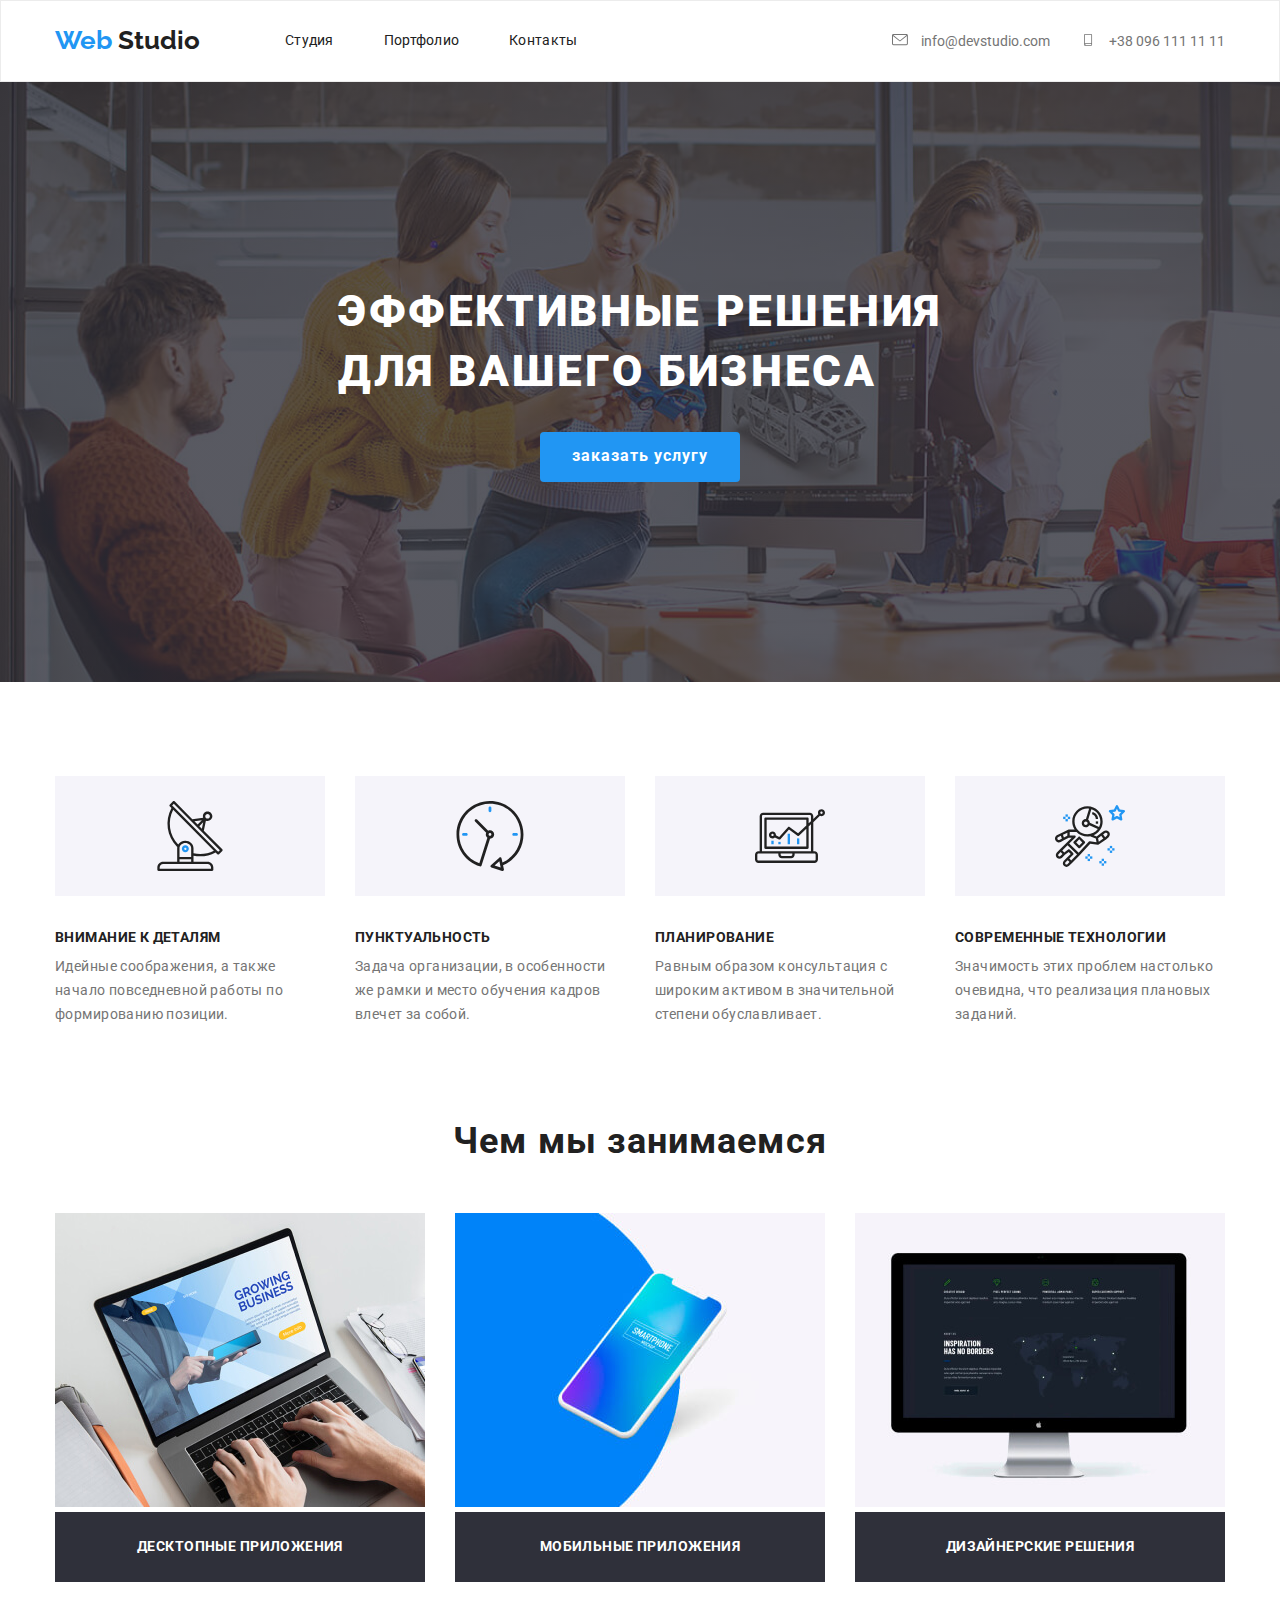
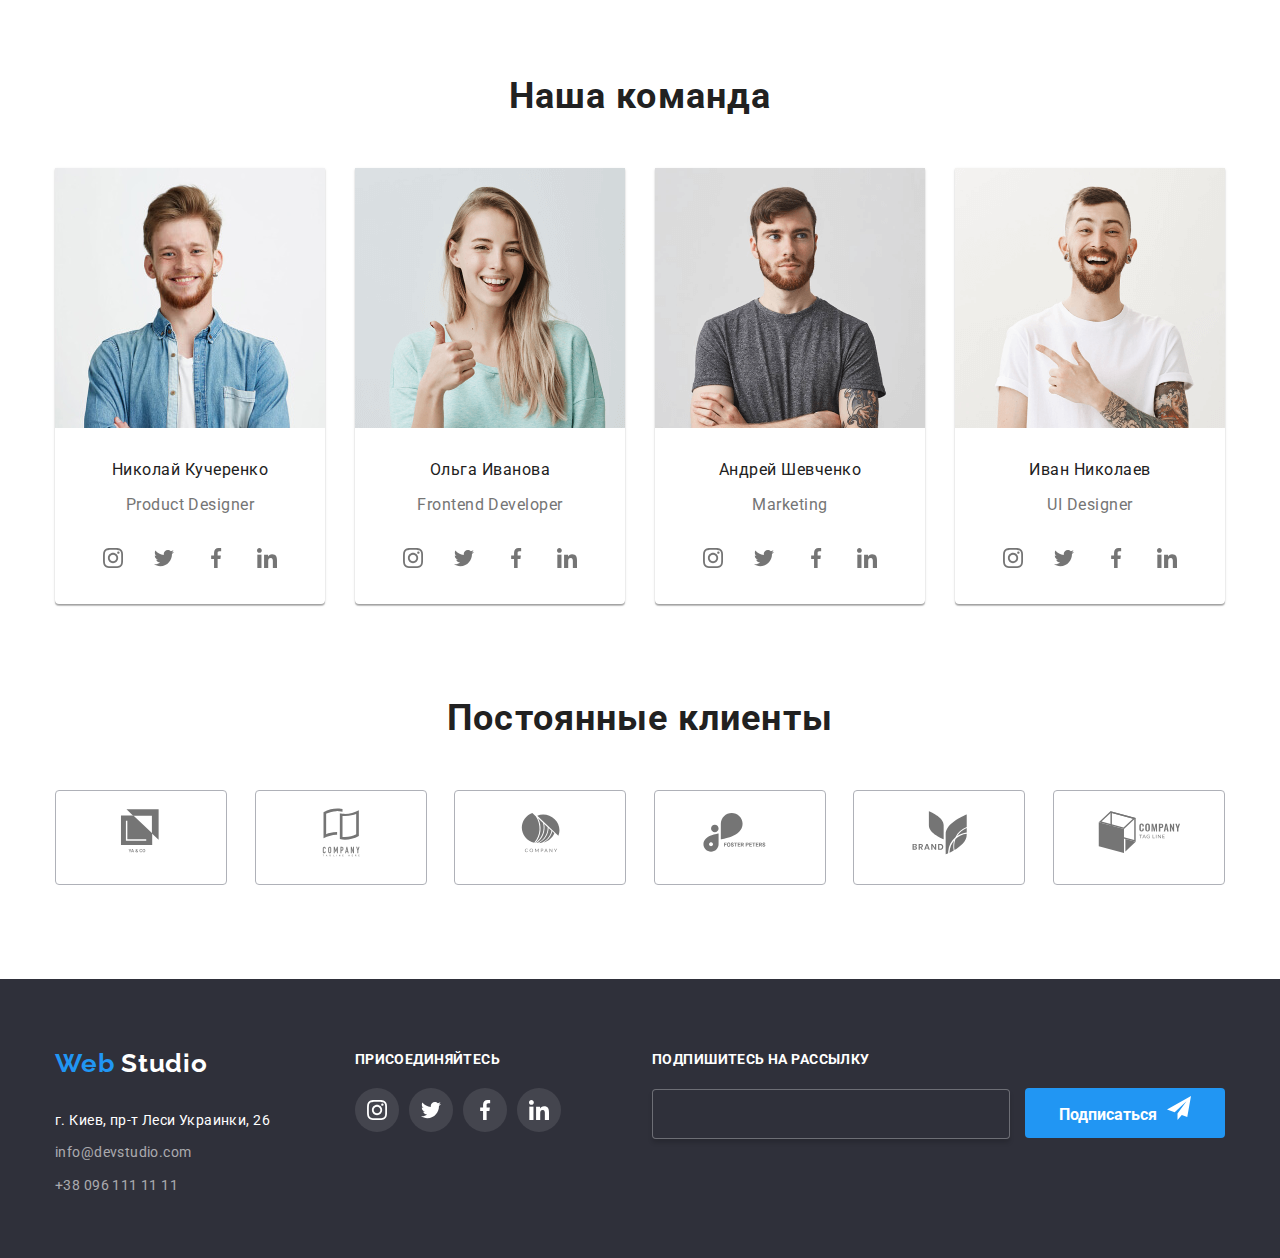
<file: index.html>
<!DOCTYPE html>
<html lang="ru">
  <head>
    <meta charset="UTF-8" />
    <meta name="viewport" content="width=device-width, initial-scale=1.0" />
    <title>WebStudio</title>

    <link
      href="https://fonts.googleapis.com/css2?family=Raleway:wght@700&family=Roboto:wght@300;400;500;700;900&display=swap"
      rel="stylesheet"
    />
    <link rel="stylesheet" href="./css/normalize.css" />
    <link rel="stylesheet" href="./css/style.css" />
  </head>
  <body>
    <!--ХЕДЕР-->
    <header class="header">
      <div class="container">
        <nav class="navigation">
          <a href="./index.html" class="link">
            <span class="logo-web">Web </span
            ><span class="logo-studio">Studio</span></a
          >
          <ul class="list header-navigation">
            <li class="header-items">
              <a href="./index.html" class="link">Студия</a>
            </li>
            <li class="header-items">
              <a href="./portfolio.html" class="link">Портфолио</a>
            </li>
            <li class="header-items">
              <a href="#contacts" class="link">Контакты</a>
            </li>
          </ul>

          <ul class="list contacts-list">
            <li class="contacts">
              <a href="mailto:info@devstudio.com" class="link" 
                > <svg width="16" height="12" class="link icon-header">
                  <use href="./images/sprite.svg#icon-mail"></use>
                </svg>
                info@devstudio.com</a
              >
            </li>

            <li class="contacts">
              <a href="tel:+380961111111" class="link" 
                ><svg width="16" height="12" class="icon-header">
                  <use href="./images/sprite.svg#icon-smartphone"></use>
                </svg> +38 096 111 11 11</a
              >
              
            </li>
          </ul>
        </nav>
      </div>
    </header>

    <main>
      <!--ЗАГОЛОВОК СТРАНИЦЫ-->
      <section class="heroes">
        <h1 class="main-title">
          Эффективные решения <br />
          для вашего бизнеса
        </h1>
        <button type="button" class="btn">заказать услугу</button>
      </section>

      <!--НАШИ  ПРИИМУЩЕСТВА-->
      <section>
        <div class="container">
          <h2 hidden>Наши преимущества</h2>
          <ul class="list advantages">
            <li class="antena">
              <h3 class="title-of-section">Внимание к деталям</h3>
              <p class="text">
                Идейные соображения, а также начало повседневной работы по
                формированию позиции.
              </p>
            </li>
            <li class="clock">
              <h3 class="title-of-section">Пунктуальность</h3>
              <p class="text">
                Задача организации, в особенности же рамки и место обучения
                кадров влечет за собой.
              </p>
            </li>
            <li class="computer">
              <h3 class="title-of-section">Планирование</h3>
              <p class="text">
                Равным образом консультация с широким активом в значительной
                степени обуславливает.
              </p>
            </li>
            <li class="astronaut">
              <h3 class="title-of-section">Современные технологии</h3>
              <p class="text">
                Значимость этих проблем настолько очевидна, что реализация
                плановых заданий.
              </p>
            </li>
          </ul>
        </div>
      </section>

      <!-- ЧЕМ МЫ ЗАНИМАЕМСЯ-->
      <section class="container">
        <h2 class="title">Чем мы занимаемся</h2>
        <ul class="list we-do-container">
          <li class="what-we-do">
            <img
              src="./images/what-we-do/img-notebook.jpg"
              alt="картинка с ноутбуком"
              width="370"
              height="294"
            />
            <div class="we-do-items">Десктопные приложения</div>
          </li>
          <li class="what-we-do">
            <img
              src="./images/what-we-do/img-mobilephone.jpg"
              alt="картинка с телефоном"
              width="370"
              height="294"
            />
            <div class="we-do-items">Мобильные приложения</div>
          </li>
          <li class="what-we-do">
            <img
              src="./images/what-we-do/img-computer.jpg"
              alt="картинка с компьютером"
              width="370"
              height="294"
            />
            <div class="we-do-items">Дизайнерские решения</div>
          </li>
        </ul>
      </section>

      <!-- НАША КОМАНДА-->
      <section class="team">
        <div class="container">
          <h2 class="title">Наша команда</h2>
          <ul class="list teamattes-item">
            <li>
              <img
                src="./images/teammate/teammate-1.jpg"
                alt="фото сотрудника 1"
                width="270"
                height="260"
              />
              <h3 class="teammates">Николай Кучеренко</h3><p lang="en" class="teammates-position">Product Designer</p>
              <ul class="list teamattes-social-links">
                <li>
                  <a
                    href="https://www.instagram.com/"
                    target="_blank"
                    class=" link social-icon"
                  >
                    <svg class="social-link-svg">
                      <use href="./images/sprite.svg#icon-instagram" ></use>
                    </svg>
                  </a>
                </li>

                <li>
                  <a href="https://twitter.com/" target="_blank" class="link social-icon">
                    <svg width="20" height="20">
                      <use href="./images/sprite.svg#icon-twitter"></use>
                    </svg>
                    </a>
                  </a>
                </li>

                <li>
                  <a href="https://www.facebook.com" target="_blank" class=" link social-icon">
                    <svg width="20" height="20">
                      <use href="./images/sprite.svg#icon-facebook"></use>
                    </svg>
                    </a>
                </li>

                <li>
                  <a href="https://linkedin.com/" target="_blank" class=" link social-icon">
                    <svg width="20" height="20">
                      <use href="./images/sprite.svg#icon-linkedin"></use>
                    </svg>
                    </a>
                </li>
              </ul>
            </li>
            <li>
              <img
                src="./images/teammate/teammate-2.png"
                alt="фото сотрудника 2"
                width="270"
                height="260"
              />
              <h3 class="teammates">Ольга Иванова</h3>
              <p lang="en" class="teammates-position">Frontend Developer</p>
            <ul class="list teamattes-social-links">
              <li>
                <a href="https://www.instagram.com/" target="_blank" class="link social-icon">
                  <svg width="20" height="20">
                    <use href="./images/sprite.svg#icon-instagram"></use>
                  </svg>
                </a>
              </li>
            
              <li>
                <a href="https://twitter.com/" target="_blank" class="link social-icon">
                  <svg width="20" height="20">
                    <use href="./images/sprite.svg#icon-twitter"></use>
                  </svg>
                </a>
                </a>
              </li>
            
              <li>
                <a href="https://www.facebook.com" target="_blank" class="link social-icon">
                  <svg width="20" height="20">
                    <use href="./images/sprite.svg#icon-facebook"></use>
                  </svg>
                </a>
              </li>
            
              <li>
                <a href="https://linkedin.com/" target="_blank" class="link social-icon">
                  <svg width="20" height="20">
                    <use href="./images/sprite.svg#icon-linkedin"></use>
                  </svg>
                </a>
              </li>
            </ul>
            </li>
            <li>
              <img
                src="./images/teammate/teammate-3.png"
                alt="фото сотрудника 3"
                width="270"
                height="260"
              />
              <h3 class="teammates">Андрей Шевченко</h3>
              <p lang="en" class="teammates-position">Marketing</p>
              <ul class="list teamattes-social-links">
                <li>
                  <a href="https://www.instagram.com/" target="_blank" class="link social-icon">
                    <svg width="20" height="20">
                      <use href="./images/sprite.svg#icon-instagram"></use>
                    </svg>
                  </a>
                </li>
              
                <li>
                  <a href="https://twitter.com/" target="_blank" class="link social-icon">
                    <svg width="20" height="20">
                      <use href="./images/sprite.svg#icon-twitter"></use>
                    </svg>
                  </a>
                  </a>
                </li>
              
                <li>
                  <a href="https://www.facebook.com" target="_blank" class="link social-icon">
                    <svg width="20" height="20">
                      <use href="./images/sprite.svg#icon-facebook"></use>
                    </svg>
                  </a>
                </li>
              
                <li>
                  <a href="https://linkedin.com/" target="_blank" class="link social-icon">
                    <svg width="20" height="20">
                      <use href="./images/sprite.svg#icon-linkedin"></use>
                    </svg>
                   </a>
                </li>
              </ul>
            </li>
            <li>
              <img
                src="./images/teammate/teammate-4.png"
                alt="фото сотрудника 4"
                width="270"
                height="260"
              />
              <h3 class="teammates">Иван Николаев</h3>
              <p lang="en" class="teammates-position">UI Designer</p>
              <ul class="list teamattes-social-links">
                <li>
                  <a href="https://www.instagram.com/" target="_blank" class="link social-icon">
                    <svg width="20" height="20">
                      <use href="./images/sprite.svg#icon-instagram"></use>
                    </svg>
                  </a>
                </li>
              
                <li>
                  <a href="https://twitter.com/" target="_blank" class="link social-icon">
                    <svg width="20" height="20">
                      <use href="./images/sprite.svg#icon-twitter"></use>
                    </svg>
                  </a>
                </li>
              
                <li>
                  <a href="https://www.facebook.com" target="_blank" class="link social-icon">
                    <svg width="20" height="20">
                      <use href="./images/sprite.svg#icon-facebook"></use>
                    </svg>
                  </a>
                </li>
              
                <li>
                  <a href="https://linkedin.com/" target="_blank" class="link social-icon">
                    <svg width="20" height="20">
                      <use href="./images/sprite.svg#icon-linkedin"></use>
                    </svg>
                  </a>
                </li>
              </ul>
            </li>
          </ul>
        </div>
      </section>

      <!--ПОСТОЯННЫЕ КЛИЕНТЫ-->
      <section class="clients">
        <div class="container">
          <h2 class="title">Постоянные клиенты</h2>
          <ul class="list clients-items">
            <li>
              <a href="" aria-label="ссылка клиента" class="clients-logo">
                <svg width="170" height="90">
                  <use href="./images/sprite.svg#icon-client-1"></use>
                </svg>
              </a>
            </li>
            <li>
              <a href="" aria-label="ссылка клиента" class="clients-logo">
                <svg width="170" height="90">
                  <use href="./images/sprite.svg#icon-client-2"></use>
                </svg></a>
            </li>
            <li>
              <a href="" aria-label="ссылка клиента" class="clients-logo">
                <svg width="170" height="90">
                  <use href="./images/sprite.svg#icon-client-3"></use>
                </svg></a>
            </li>
            <li>
              <a href="" aria-label="ссылка клиента" class="clients-logo">
                <svg width="170" height="90">
                  <use href="./images/sprite.svg#icon-client-4"></use>
                </svg></a>
            </li>
            <li>
              <a href="" aria-label="ссылка клиента" class="clients-logo">
                <svg width="170" height="90">
                  <use href="./images/sprite.svg#icon-client-5"></use>
                </svg></a>
            </li>
            <li>
              <a href="" aria-label="ссылка клиента" class="clients-logo">
                <svg width="170" height="90">
                  <use href="./images/sprite.svg#icon-client-6"></use>
                </svg></a>
            </li>
          </ul>
        </div>
      </section>
    </main>

    <!--ФУТТЕР-->
    <footer class="footer">
      <div class="container footer-container">
        <section id="contacts">
          <h2 hidden>футтер</h2>
          <a href="./index.html" class="link logo-footer">
            <span class="logo-web-footer">Web </span
            ><span class="logo-studio-footer">Studio</span></a
          >
          <address>
            <ul class="list adress-list">
              <li>
                <a
                  href="https://goo.gl/maps/VWq9MyuhQeztrgr8A"
                  target="_blank"
                  class="adress-on-map link"
                >
                  г. Киев, пр-т Леси Украинки, 26
                </a>
              </li>

              <li>
                <a href="mailto:info@devstudio.com" class="link email-footer"
                  >info@devstudio.com</a
                >
              </li>

              <li>
                <a href="tel:+380961111111" class="link email-footer"
                  >+38 096 111 11 11</a
                >
              </li>
            </ul>
          </address>
        </section>
        <section>
          <h2 class="footer-title">Присоединяйтесь</h2>
          <ul class="list social-links-footer">
            <li>
              <a
                href="https://www.instagram.com/"
                target="blank"
                class="footer-instagram"
              ></a>
            </li>
            <li>
              <a
                href="https://twitter.com/"
                target="blank"
                class="footer-twitter"
              ></a>
            </li>
            <li>
              <a
                href="https://www.facebook.com"
                target="blank"
                class="footer-facebook"
              ></a>
            </li>
            <li>
              <a
                href="https://linkedin.com/"
                target="blank"
                class="footer-linkedin"
              ></a>
            </li>
          </ul>
        </section>
        <section class="subscribe-section">
          <h2 class="footer-title">Подпишитесь на рассылку</h2>
          <input type="text" class="subscribe-imput" />
          <button type="button" class="subscribe-btn">Подписаться</button>
        </section>
      </div>
    </footer>
  </body>
</html>
</file>
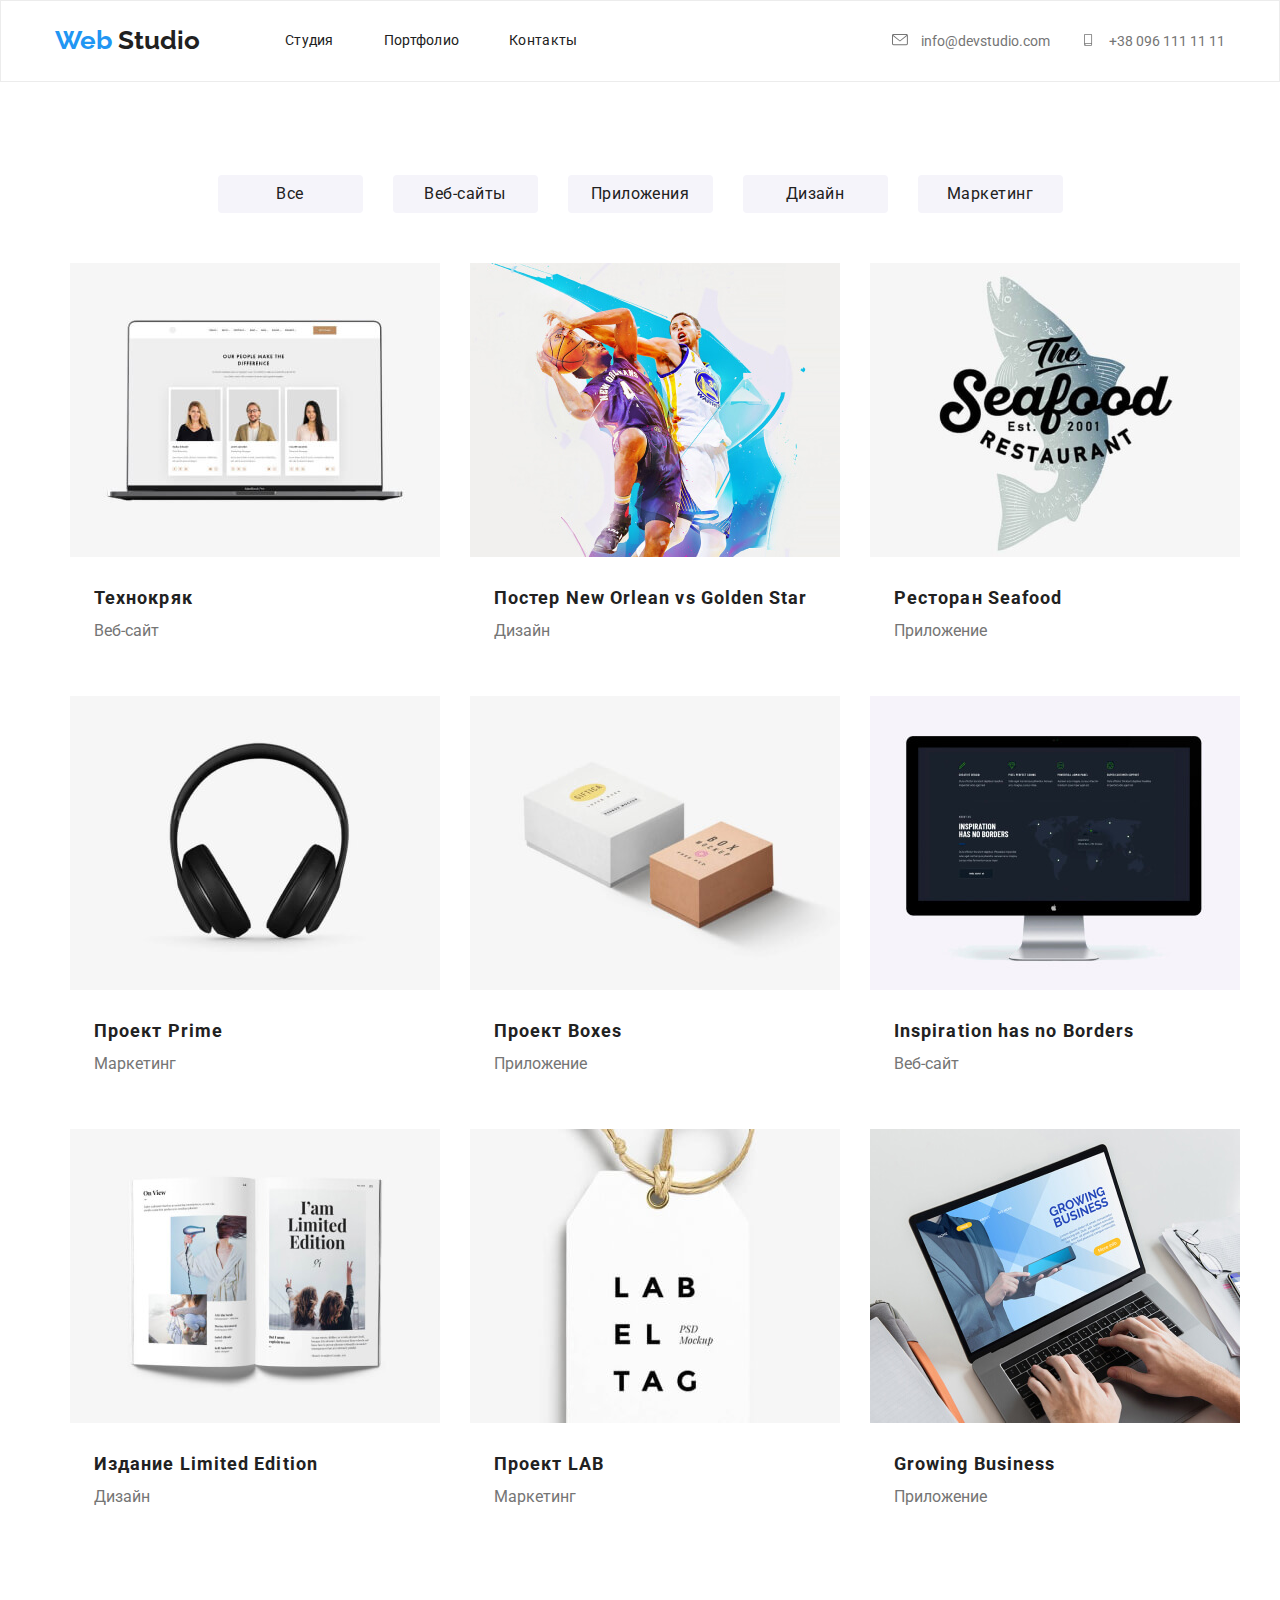
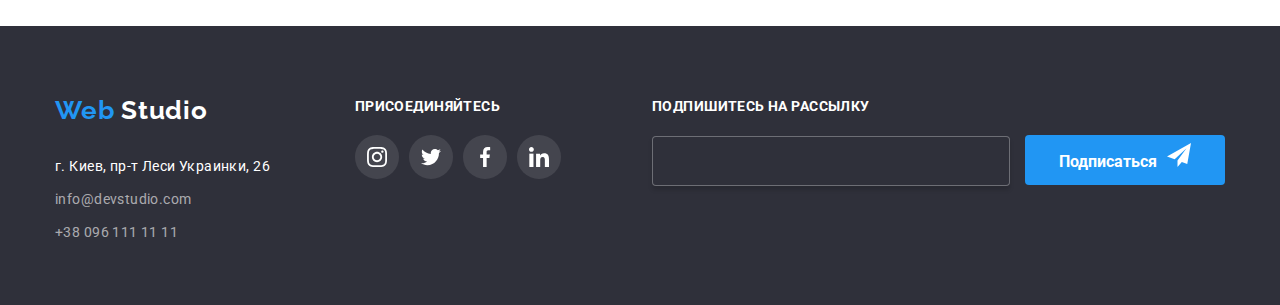
<file: portfolio.html>
<!DOCTYPE html>
<html lang="en">
  <head>
    <meta charset="UTF-8" />
    <meta name="viewport" content="width=device-width, initial-scale=1.0" />
    <title>Портфолио</title>
    <link
      href="https://fonts.googleapis.com/css2?family=Raleway:wght@700&family=Roboto:wght@300;400;500;700;900&display=swap"
      rel="stylesheet"
    />
    <link rel="stylesheet" href="./css/normalize.css" />
    <link rel="stylesheet" href="./css/style.css" />
  </head>
  <body>
    <!--ХЕДЕР-->
    <header class="header">
      <div class="container">
        <nav class="navigation">
          <a href="./index.html" class="link">
            <span class="logo-web">Web </span
            ><span class="logo-studio">Studio</span></a
          >
          <ul class="list header-navigation">
            <li class="header-items">
              <a href="./index.html" class="link">Студия</a>
            </li>
            <li class="header-items">
              <a href="./portfolio.html" class="link">Портфолио</a>
            </li>
            <li class="header-items">
              <a href="#contacts" class="link">Контакты</a>
            </li>
          </ul>

          <ul class="list contacts-list">
            <li class="contacts">
              <a href="mailto:info@devstudio.com" class="link">
                <svg width="16" height="12" class="link icon-header">
                  <use href="./images/sprite.svg#icon-mail"></use>
                </svg>
                info@devstudio.com</a
              >
            </li>

            <li class="contacts">
              <a href="tel:+380961111111" class="link"
                ><svg width="16" height="12" class="icon-header">
                  <use href="./images/sprite.svg#icon-smartphone"></use>
                </svg>
                +38 096 111 11 11</a
              >
            </li>
          </ul>
        </nav>
      </div>
    </header>

    <main>
      <!--Список фильтров-->
      <h1 hidden>Наше портфолио</h1>
      <section>
        <div class="container">
          <h2 hidden>Филтры</h2>
          <ul class="list portolio-buttons">
            <li><button type="button" class="btn-portfolio">Все</button></li>
            <li>
              <button type="button" class="btn-portfolio">Веб-сайты</button>
            </li>
            <li>
              <button type="button" class="btn-portfolio">Приложения</button>
            </li>
            <li>
              <button type="button" class="btn-portfolio">Дизайн</button>
            </li>
            <li>
              <button type="button" class="btn-portfolio">Маркетинг</button>
            </li>
          </ul>

          <!-- Список проектов-->

          <h2 hidden>список примеров</h2>
          <ul class="list examples-list container">
            <li class="portfolio-items">
              <a href="" aria-label=" ссылка портфолио 1" class="link">
                <img
                  src="./images/portfolio/portfolio1.jpg"
                  alt="иллюстрация 1"
                />
                <!-- <p class="portfolio-text">
                                    Технокряк это современная площадка распространения
                                    коронавируса. Компании используют эту платформу для цифрового
                                    шпионажа и атак на защищённые сервера конкурентов.
                                  </p> -->

                <h2 class="portfolio-title">Технокряк</h2>
                <p class="portfolio-sub-title">Веб-сайт</p>
              </a>
            </li>
            <li class="portfolio-items">
              <a href="" aria-label="ссылка портфолио 2" class="link">
                <img
                  src="./images/portfolio/portfolio2.jpg"
                  alt="иллюстрация 2"
                />
                <h2 class="portfolio-title">
                  Постер New Orlean vs Golden Star
                </h2>
                <p class="portfolio-sub-title">Дизайн</p>
              </a>
            </li>
            <li class="portfolio-items">
              <a href="" aria-label="ссылка портфолио 3" class="link">
                <img
                  src="./images/portfolio/portfolio3.jpg"
                  alt="иллюстрация 3"
                />
                <h2 class="portfolio-title">Ресторан Seafood</h2>
                <p class="portfolio-sub-title">Приложение</p>
              </a>
            </li>
            <li class="portfolio-items">
              <a href="" aria-label="ссылка портфолио 4" class="link">
                <img
                  src="./images/portfolio/portfolio4.jpg"
                  alt="иллюстрация 4"
                />
                <h2 class="portfolio-title">Проект Prime</h2>
                <p class="portfolio-sub-title">Маркетинг</p>
              </a>
            </li>
            <li class="portfolio-items">
              <a href="" aria-label="ссылка портфолио 5" class="link">
                <img
                  src="./images/portfolio/portfolio5.jpg"
                  alt="иллюстрация 5"
                />
                <h2 class="portfolio-title">Проект Boxes</h2>
                <p class="portfolio-sub-title">Приложение</p>
              </a>
            </li>
            <li class="portfolio-items">
              <a href="" aria-label="ссылка портфолио 6" class="link">
                <img
                  src="./images/portfolio/portfolio6.jpg"
                  alt="иллюстрация 6"
                />
                <h2 class="portfolio-title">Inspiration has no Borders</h2>
                <p class="portfolio-sub-title">Веб-сайт</p>
              </a>
            </li>
            <li class="portfolio-items">
              <a href="" aria-label="ссылка портфолио 7" class="link">
                <img
                  src="./images/portfolio/portfolio7.jpg"
                  alt="иллюстрация 7"
                />
                <h2 class="portfolio-title">Издание Limited Edition</h2>
                <p class="portfolio-sub-title">Дизайн</p>
              </a>
            </li>
            <li class="portfolio-items" class="link">
              <a href="" aria-label="ссылка портфолио 8" class="link">
                <img
                  src="./images/portfolio/portfolio8.jpg"
                  alt="иллюстрация 8"
                />
                <h2 class="portfolio-title">Проект LAB</h2>
                <p class="portfolio-sub-title">Маркетинг</p>
              </a>
            </li>
            <li class="portfolio-items">
              <a href="" aria-label="ссылка портфолио 9" class="link">
                <img
                  src="./images/portfolio/portfolio9.jpg"
                  alt="иллюстрация 8"
                />
                <h2 class="portfolio-title">Growing Business</h2>
                <p class="portfolio-sub-title">Приложение</p>
              </a>
            </li>
          </ul>
        </div>
      </section>
    </main>

    <!--Футтер-->
    <footer class="footer">
      <div class="container footer-container">
        <section id="contacts">
          <h2 hidden>футтер</h2>
          <a href="./index.html" class="link logo-footer">
            <span class="logo-web-footer">Web </span
            ><span class="logo-studio-footer">Studio</span></a
          >
          <address>
            <ul class="list adress-list">
              <li>
                <a
                  href="https://goo.gl/maps/VWq9MyuhQeztrgr8A"
                  target="_blank"
                  class="adress-on-map link"
                >
                  г. Киев, пр-т Леси Украинки, 26
                </a>
              </li>

              <li>
                <a href="mailto:info@devstudio.com" class="link email-footer"
                  >info@devstudio.com</a
                >
              </li>

              <li>
                <a href="tel:+380961111111" class="link email-footer"
                  >+38 096 111 11 11</a
                >
              </li>
            </ul>
          </address>
        </section>
        <section>
          <h2 class="footer-title">Присоединяйтесь</h2>
          <ul class="list social-links-footer">
            <li>
              <a
                href="https://www.instagram.com/"
                target="blank"
                class="footer-instagram"
              ></a>
            </li>
            <li>
              <a
                href="https://twitter.com/"
                target="blank"
                class="footer-twitter"
              ></a>
            </li>
            <li>
              <a
                href="https://www.facebook.com"
                target="blank"
                class="footer-facebook"
              ></a>
            </li>
            <li>
              <a
                href="https://linkedin.com/"
                target="blank"
                class="footer-linkedin"
              ></a>
            </li>
          </ul>
        </section>
        <section class="subscribe-section">
          <h2 class="footer-title">Подпишитесь на рассылку</h2>
          <input type="text" class="subscribe-imput" />
          <button type="button" class="subscribe-btn">Подписаться</button>
        </section>
      </div>
    </footer>
  </body>
</html>
</file>
<file: css/style.css>
:root {
  --main-font: "Roboto", sans-serif;
  --secondary-font: "Raleway", sans-serif;
  --main-text-color: #212121;
  --secondary-text-color: #757575;
  --acent-color: #2196f3;
}

body {
  font-family: var(--main-font);
  font-size: 14px;
  text-decoration-color: var(--main-text-color);
  background-color: white;
  list-style: none;
}
p {
  margin: 0px;
  padding: 0px;
}
h1,
h2,
h3 {
  margin: 0px;
  padding: 0px;
}

img {
  width: 100%;
  padding: 0px;
  margin: 0px;
}

.list {
  list-style: none;
  padding: 0px;
  margin: 0px;
}

.link {
  text-decoration: none;
  display: block;
  margin: 0px;
  padding: 0px;
}

.link:hover,
.link:focus {
  color: var(--acent-color);
  fill: var(--acent-color);
}

.container {
  width: 1170px;
  padding-left: 15px;
  padding-right: 15px;
  margin-left: auto;
  margin-right: auto;
}

/* ХЕДЕР */

.header {
  border: 1px solid #ececec;
}
.logo-studio {
  font-family: Raleway;
  font-weight: 700;
  font-weight: 700;
  font-size: 26px;
  line-height: 1.2;
  color: var(--main-text-color);
  margin-right: 85px;
}

.logo-web {
  font-family: Raleway;
  font-weight: 700;
  font-size: 26px;
  line-height: 1.9;
  color: var(--acent-color);
}

.header-items {
  font-weight: 400;
  font-size: 14px;
  line-height: 1.14;
  letter-spacing: 0.02em;
  color: var(--main-text-color);
}

.header-items a {
  padding-top: 32px;
  padding-bottom: 32px;
}
.navigation-items .contacts {
  font-weight: 400;
  font-size: 14px;
  line-height: 1.4;
  letter-spacing: 0.02em;
  color: var(--secondary-text-color);
}

.header a {
  color: var(--main-text-color);
}

.header .list .contacts a {
  color: var(--secondary-text-color);
}
.header .list .contacts a:hover {
  color: var(--acent-color);
}

.icon-header {
  fill: var(--secondary-text-color);
  display: inline-block;
  align-items: center;
  padding-right: 10px;
}
.icon-header:hover,
.icon-header:focus {
  fill: var(--acent-color);
}
.navigation {
  display: flex;
  align-items: center;
}

.header-navigation {
  display: flex;
}

.header-navigation .header-items:not(:last-child) {
  margin-right: 50px;
}

.contacts-list {
  display: flex;
  margin-left: auto;
}

.contacts:not(:last-child) {
  margin-right: 30px;
}

/* ГЕРОИ */
.main-title {
  font-weight: 900;
  font-size: 44px;
  line-height: 1.36;
  /* text-align: center; */
  letter-spacing: 0.06em;
  text-transform: uppercase;
  color: #ffffff;
  /* padding-top: 200px; */
  margin-bottom: 30px;
}
.btn {
  background-color: var(--acent-color);
  color: white;
  font-weight: 700;
  font-size: 16px;
  line-height: 1.8;
  letter-spacing: 0.06em;
  width: 200px;
  height: 50px;
  display: block;
  margin-left: auto;
  margin-right: auto;
  border-radius: 4px;
  border: 0px;
}

.heroes {
  max-width: 1600px;
  height: 600px;
  margin-bottom: 94px;
  background-image: linear-gradient(
      to right,
      rgba(47, 48, 58, 0.8),
      rgba(47, 48, 58, 0.8)
    ),
    url(../images/heroes/Header.jpg);
  display: flex;
  align-items: center;
  flex-direction: column;
  justify-content: center;
}

/* Чем мы занимаемся */

.title-of-section {
  font-weight: 700;
  font-size: 14px;
  line-height: 16px;
  letter-spacing: 0.03em;
  text-transform: uppercase;
  color: var(--main-text-color);
  margin-top: 30px;
  margin-bottom: 10px;
}

.text {
  font-weight: 400;
  font-size: 14px;
  line-height: 1.71;
  letter-spacing: 0.03em;
  color: var(--secondary-text-color);
}

.title {
  font-weight: 700;
  font-size: 36px;
  line-height: 1.16;
  text-align: center;
  letter-spacing: 0.03em;
  color: var(--main-text-color);
  margin-top: 94px;
  margin-bottom: 50px;
}

.advantages {
  display: flex;
}

.advantages li::before {
  content: "";
  display: inline-block;
  background-color: #f5f4fa;
  height: 120px;
  width: 270px;
}

.antena::before {
  background-image: url(../images/icons/icon-antena.svg);
  background-repeat: no-repeat;
  background-position: center;
}
.clock::before {
  background-image: url(../images/icons/icon-clock.svg);
  background-repeat: no-repeat;
  background-position: center;
}

.computer::before {
  background-image: url(../images/icons/icon-computer.svg);
  background-repeat: no-repeat;
  background-position: center;
}

.astronaut::before {
  background-image: url(../images/icons/icon-astronaut.svg);
  background-repeat: no-repeat;
  background-position: center;
}
.advantages li:not(:last-child) {
  margin-right: 30px;
}
.advantages li {
  width: 270px;
}
.advantages-ikon {
  padding-left: 100px;
  padding-right: 100px;
  padding-top: 25px;
  padding-bottom: 25px;
  background-color: #f5f4fa;
}
.what-we-do {
  font-weight: 700;
  font-size: 14px;
  line-height: 1.4;
  text-align: center;
  letter-spacing: 0.03em;
  text-transform: uppercase;
  color: #ffffff;
  /* margin-top: 27px; */
}

.we-do-items {
  background-color: #2f303a;
  width: 370px;
  height: 70px;
  display: flex;
  align-items: center;
  justify-content: center;
}

.we-do-container {
  display: flex;
  margin-bottom: 94px;
}

.we-do-container li:not(:last-child) {
  margin-right: 30px;
}

/* Команда */

.teamattes-item {
  display: flex;
  background: #ffffff;
}
.teamattes-item > li {
  box-shadow: 0px 2px 1px rgba(0, 0, 0, 0.2), 0px 1px 1px rgba(0, 0, 0, 0.14),
    0px 1px 3px rgba(0, 0, 0, 0.12);
  border-radius: 0px 0px 4px 4px;
  width: calc((100%-90px) / 4);
}

.teamattes-item > li:not(:last-child) {
  margin-right: 30px;
}

.teammates {
  font-weight: 400;
  font-size: 16px;
  line-height: 1.18;
  text-align: center;
  letter-spacing: 0.03em;
  color: var(--main-text-color);
  margin-top: 30px;
  margin-bottom: 10px;
}
.teammates-position {
  font-weight: 400;
  font-size: 16px;
  line-height: 1.9;
  text-align: center;
  letter-spacing: 0.03em;
  color: var(--secondary-text-color);
  margin-bottom: 16px;
}
.teamattes-social-links {
  display: flex;
  margin-left: 32px;
  margin-right: 32px;
  margin-bottom: 24px;
  justify-content: space-around;
}

.social-icon {
  width: 44px;
  height: 44px;
  border-radius: 50%;
  fill: var(--secondary-text-color);
  display: flex;
  justify-content: center;
  align-items: center;
}
.social-link-svg {
  width: 20px;
  height: 20px;
}
.social-icon:hover,
.social-icon:focus {
  fill: white;
  background-color: var(--acent-color);
}
/* Постоянные клиенты */

.clients-items {
  display: flex;
  justify-content: space-between;
  align-content: center;
  margin-bottom: 94px;
}

.clients-items > li {
  border: 1px solid #afb1b8;
  box-sizing: border-box;
  border-radius: 4px;
}

.clients-logo {
  fill: var(--secondary-text-color);
}

.clients-logo:focus,
.clients-logo:hover {
  fill: var(--acent-color);
}

.clients-items > li:hover,
.clients-items > li:focus {
  border-color: var(--acent-color);
}

/* ФУТТЕР */
.footer {
  background-color: #2f303a;
}
.footer-container {
  display: flex;
}

.logo-footer {
  margin-top: 60px;
  margin-right: 147px;
  margin-bottom: 20px;
}

.adress-list li:not(:last-child) {
  margin-bottom: 9px;
}
.adress-list li:last-child {
  margin-bottom: 60px;
}
.logo-web-footer {
  font-family: Raleway;
  font-weight: 700;
  font-size: 26px;
  line-height: 31px;
  letter-spacing: 0.03em;
  color: var(--acent-color);
}

.logo-studio-footer {
  font-family: Raleway;
  font-weight: 700;
  font-size: 26px;
  line-height: 1.9;
  letter-spacing: 0.03em;
  color: #ffffff;
}
.adress-on-map {
  font-weight: 400;
  font-size: 14px;
  line-height: 1.71;
  letter-spacing: 0.03em;
  color: #ffffff;
  font-style: normal;
}
.email-footer {
  font-weight: 400;
  font-size: 14px;
  line-height: 1.71;
  letter-spacing: 0.03em;
  color: rgba(255, 255, 255, 0.6);
  font-style: normal;
}
.footer-title {
  font-weight: 700;
  font-size: 14px;
  line-height: 1.2;
  letter-spacing: 0.03em;
  text-transform: uppercase;
  color: #ffffff;
  margin-top: 72px;
  margin-bottom: 20px;
}

.social-links-footer {
  display: flex;
}

.footer-instagram {
  display: inline-block;
  width: 44px;
  height: 44px;
  background-color: rgba(255, 255, 255, 0.1);
  background-image: url(../images/socialnetworks-icons-footer/instagram.svg);
  background-repeat: no-repeat;
  background-position: center;
  border-radius: 50%;
  margin-right: 10px;
}
.footer-instagram:hover,
.footer-instagram:focus {
  background-color: var(--acent-color);
}

.footer-twitter {
  display: inline-block;
  width: 44px;
  height: 44px;
  background-color: rgba(255, 255, 255, 0.1);
  background-image: url(../images/socialnetworks-icons-footer/twitter.svg);
  background-repeat: no-repeat;
  background-position: center;
  border-radius: 50%;
  margin-right: 10px;
}
.footer-twitter:hover,
.footer-twitter:focus {
  background-color: var(--acent-color);
}
.footer-facebook {
  display: inline-block;
  width: 44px;
  height: 44px;
  background-color: rgba(255, 255, 255, 0.1);
  background-image: url(../images/socialnetworks-icons-footer/facebook.svg);
  background-repeat: no-repeat;
  background-position: center;
  border-radius: 50%;
  margin-right: 10px;
}
.footer-facebook:hover,
.footer-facebook:focus {
  background-color: var(--acent-color);
}
.footer-linkedin {
  display: inline-block;
  width: 44px;
  height: 44px;
  background-color: rgba(255, 255, 255, 0.1);
  background-image: url(../images/socialnetworks-icons-footer/linkedin.svg);
  background-repeat: no-repeat;
  background-position: center;
  border-radius: 50%;
}
.footer-linkedin:hover,
.footer-linkedin:focus {
  background-color: var(--acent-color);
}

.subscribe-section {
  margin-left: auto;
}
.subscribe-imput {
  border: 1px solid rgba(255, 255, 255, 0.3);
  box-sizing: border-box;
  width: 358px;
  height: 50px;
  box-shadow: 0px 4px 4px rgba(0, 0, 0, 0.15);
  border-radius: 4px;
  background-color: #2f303a;
  margin-right: 12px;
  color: #ffffff;
  font-weight: 400;
  font-size: medium;
}

.subscribe-btn {
  width: 200px;
  height: 50px;
  font-family: Roboto;
  font-style: normal;
  font-weight: bold;
  font-size: 16px;
  line-height: 30px;
  color: white;
  background-color: var(--acent-color);
  border-radius: 4px;
  border: 0px;
}
.subscribe-btn::after {
  background-image: url(../images/socialnetworks-icons-footer/icon-send.svg);
  content: "";
  width: 24px;
  height: 24px;
  display: inline-block;
  margin-left: 10px;
  background-position: bottom;
}

/* ПОРТФОЛИО */
.btn-portfolio {
  font-weight: 400;
  font-size: 16px;
  line-height: 1.62;
  text-align: center;
  letter-spacing: 0.03em;
  color: var(--main-text-color);
  background: #f5f4fa;
  border-radius: 4px;
  border: 0px;
  width: 145px;
  height: 38px;
}

.portolio-buttons {
  display: flex;
  margin-top: 93px;
  justify-content: center;
  margin-bottom: 50px;
}
.portolio-buttons li:not(:last-child) {
  margin-right: 30px;
}

.examples-list {
  display: flex;
  flex-wrap: wrap;
  margin-bottom: 94px;
  margin-right: 0;
}
.portfolio-items:not(:nth-child(3n)) {
  margin-right: 30px;
}

.portfolio-items:not(:nth-child(n + 7)) {
  margin-bottom: 30px;
}

.portfolio-items {
  text-decoration: none;
  /* border: 1px solid #eeeeee;
  width: 368;
  width: calc((100%-60) / 3); */
}
.portfolio-items:hover,
.portfolio-items:focus {
  box-shadow: 1px 4px 6px rgba(0, 0, 0, 0.16), 0px 4px 4px rgba(0, 0, 0, 0.06),
    0px 1px 1px rgba(0, 0, 0, 0.12);
}

.logo-web-portfolio {
  font-family: Raleway;
  font-weight: 700;
  font-size: 26px;
  line-height: 1.9;
  letter-spacing: 0.03em;
  color: var(--acent-color);
}
.logo-studio-portfolio {
  font-family: Raleway;
  font-weight: 700;
  font-weight: 700;
  font-size: 26px;
  line-height: 1.2;
  letter-spacing: 0.03em;
  color: var(--main-text-color);
}

.btn-portfolio:focus,
.btn-portfolio:hover {
  color: white;
  background-color: var(--acent-color);
  box-shadow: 0px 2px 2px rgba(0, 0, 0, 0.12), 0px 1px 2px rgba(0, 0, 0, 0.08),
    0px 3px 1px rgba(0, 0, 0, 0.1);
}

.portfolio-title {
  font-weight: 700;
  font-size: 18px;
  line-height: 2;
  letter-spacing: 0.06em;
  color: var(--main-text-color);
  margin-top: 20px;
  margin-left: 24px;
}

.portfolio-sub-title {
  font-weight: 400;
  font-size: 16px;
  line-height: 1.87;
  color: var(--secondary-text-color);
  margin-bottom: 20px;
  margin-left: 24px;
}
.portfolio-text {
  font-weight: 400;
  line-height: 1.56;
  color: #ffffff;
}
</file>
